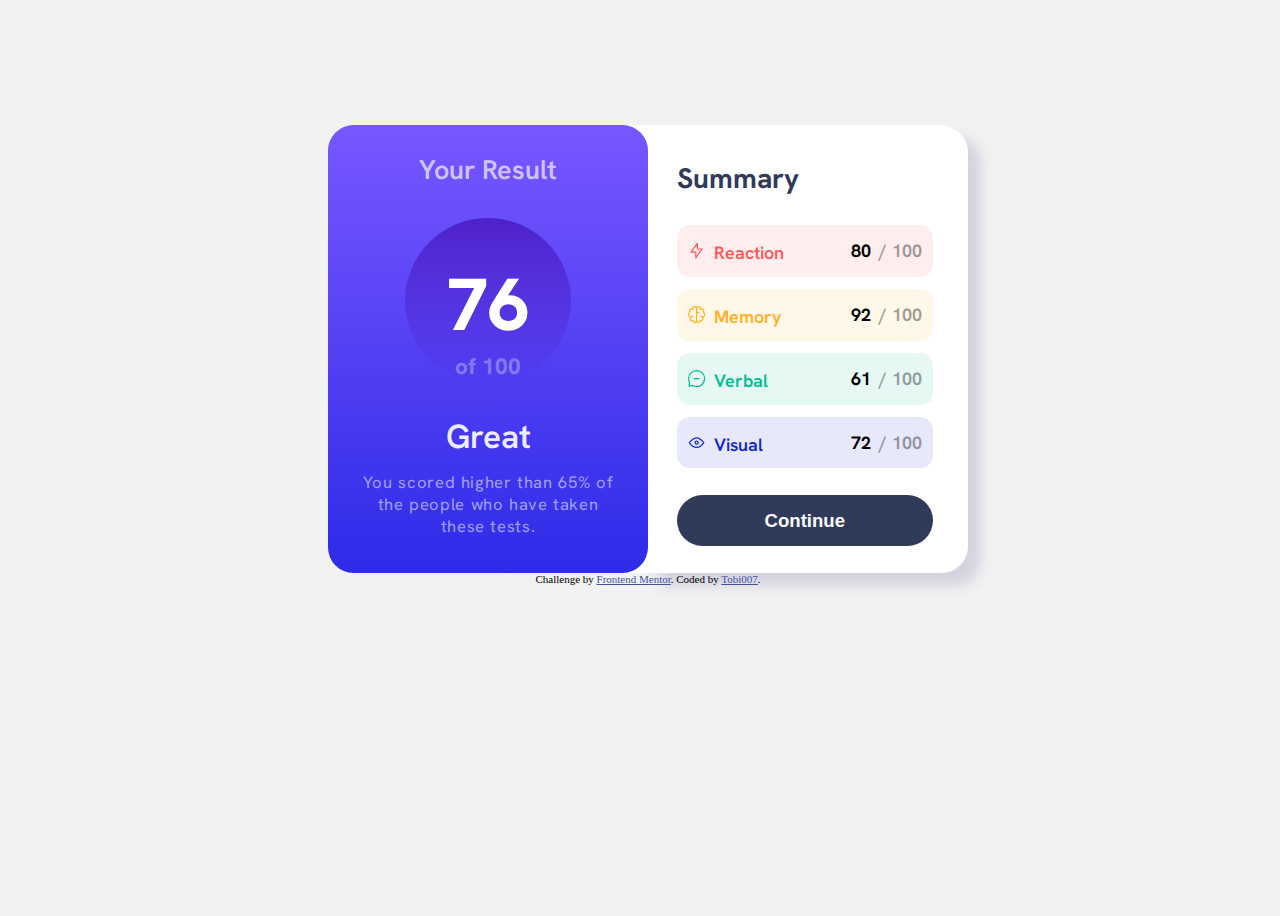
<file: index.html>
<!DOCTYPE html>
<html lang="en">
<head>
  <meta charset="UTF-8">
  <meta name="viewport" content="width=device-width, initial-scale=1.0"> <!-- displays site properly based on user's device -->
  <link rel="icon" type="image/png" sizes="32x32" href="./assets/images/favicon-32x32.png">
  <link rel="stylesheet" href="results-summary.css">
  <link rel="preconnect" href="https://fonts.googleapis.com">
  <link rel="preconnect" href="https://fonts.gstatic.com" crossorigin>
  <link href="https://fonts.googleapis.com/css2?family=Hanken+Grotesk:ital,wght@0,100..900;1,100..900&display=swap" rel="stylesheet">
  <script>
    const linkToMovieGarden = () => {
      document.getElementById("score-ranking").innerHTML="I guess it's time to visit the movie garden! Follow me and come see for yourself...";
      document.getElementById("comment").innerHTML="Click Me!";
      document.getElementById("comment").style.marginTop="0";
      document.getElementById("result-header").style.display="none"
      document.getElementById("score-circle").style.position="relative";
      document.getElementById("score-circle").style.top="3vh";
      document.getElementById("small-score").style.display="none";
      document.getElementById("link").style.display="block";
      document.getElementById("big-score").style.display="none";
    }
  </script>
  <title>Frontend Mentor | Results summary component</title>
</head>
<body>
<div id="media">
<div class="student-result">
<div id="result-score-panel" class="result-panel">
    <p id="result-header">Your Result</p>
    <div id="score-circle">
      <p id="big-score">76</p>
      <a id="link" href="https://tobi007-del.github.io/TMG.com/">o</a>
      <p id="small-score">of 100</p>
    </div>
    <p id="comment">Great</p>
    <p id="score-ranking">You scored higher than 65% of the people who have taken these tests.</p>
</div>
<div id="result-summary-panel" class="result-panel">
  <p id="summary-header">Summary</p>
  <div class="result-pane" id="reaction-pane">
    <svg class="icon" xmlns="http://www.w3.org/2000/svg"  fill="none" viewBox="0 0 20 20"><path stroke="#F55" stroke-linecap="round" stroke-linejoin="round" stroke-width="1.25" d="M10.833 8.333V2.5l-6.666 9.167h5V17.5l6.666-9.167h-5Z"/></svg>
    <p class="assessment-titles" id="reaction">Reaction</p>
    <p class="assessment-scores">80</p>
    <p class="assessment-total">/ 100</p>
  </div>
  <div class="result-pane" id="memory-pane">
    <svg class="icon" xmlns="http://www.w3.org/2000/svg"  fill="none" viewBox="0 0 20 20"><path stroke="#FFB21E" stroke-linecap="round" stroke-linejoin="round" stroke-width="1.25" d="M5.833 11.667a2.5 2.5 0 1 0 .834 4.858"/><path stroke="#FFB21E" stroke-linecap="round" stroke-linejoin="round" stroke-width="1.25" d="M3.553 13.004a3.333 3.333 0 0 1-.728-5.53m.025-.067a2.083 2.083 0 0 1 2.983-2.824m.199.054A2.083 2.083 0 1 1 10 3.75v12.917a1.667 1.667 0 0 1-3.333 0M10 5.833a2.5 2.5 0 0 0 2.5 2.5m1.667 3.334a2.5 2.5 0 1 1-.834 4.858"/><path stroke="#FFB21E" stroke-linecap="round" stroke-linejoin="round" stroke-width="1.25" d="M16.447 13.004a3.334 3.334 0 0 0 .728-5.53m-.025-.067a2.083 2.083 0 0 0-2.983-2.824M10 3.75a2.085 2.085 0 0 1 2.538-2.033 2.084 2.084 0 0 1 1.43 2.92m-.635 12.03a1.667 1.667 0 0 1-3.333 0"/></svg>
    <p class="assessment-titles" id="memory"> Memory</p>
    <p class="assessment-scores">92</p>
    <p class="assessment-total">/ 100</p>
  </div>
  <div class="result-pane" id="verbal-pane">
    <svg class="icon" xmlns="http://www.w3.org/2000/svg"  fill="none" viewBox="0 0 20 20"><path stroke="#00BB8F" stroke-linecap="round" stroke-linejoin="round" stroke-width="1.25" d="M7.5 10h5M10 18.333A8.333 8.333 0 1 0 1.667 10c0 1.518.406 2.942 1.115 4.167l-.699 3.75 3.75-.699A8.295 8.295 0 0 0 10 18.333Z"/></svg>
    <p class="assessment-titles" id="verbal"> Verbal</p>
    <p class="assessment-scores">61</p>
    <p class="assessment-total">/ 100</p>
  </div>
  <div class="result-pane" id="visual-pane">
    <svg class="icon" xmlns="http://www.w3.org/2000/svg"  fill="none" viewBox="0 0 20 20"><path stroke="#1125D6" stroke-linecap="round" stroke-linejoin="round" stroke-width="1.25" d="M10 11.667a1.667 1.667 0 1 0 0-3.334 1.667 1.667 0 0 0 0 3.334Z"/><path stroke="#1125D6" stroke-linecap="round" stroke-linejoin="round" stroke-width="1.25" d="M17.5 10c-1.574 2.492-4.402 5-7.5 5s-5.926-2.508-7.5-5C4.416 7.632 6.66 5 10 5s5.584 2.632 7.5 5Z"/></svg>
    <p class="assessment-titles" id="visual"> Visual</p>
    <p class="assessment-scores">72</p>
    <p class="assessment-total">/ 100</p>
  </div>
  <button id="continue-button" onclick="linkToMovieGarden()">Continue</button>
</div> 
</div> 
<div class="attribution">
  Challenge by <a href="https://www.frontendmentor.io?ref=challenge" target="_blank">Frontend Mentor</a>. 
  Coded by <a href="mailto:tobioketade007@gmail.com">Tobi007</a>.
</div>
</div>
</body>
</html>
</file>
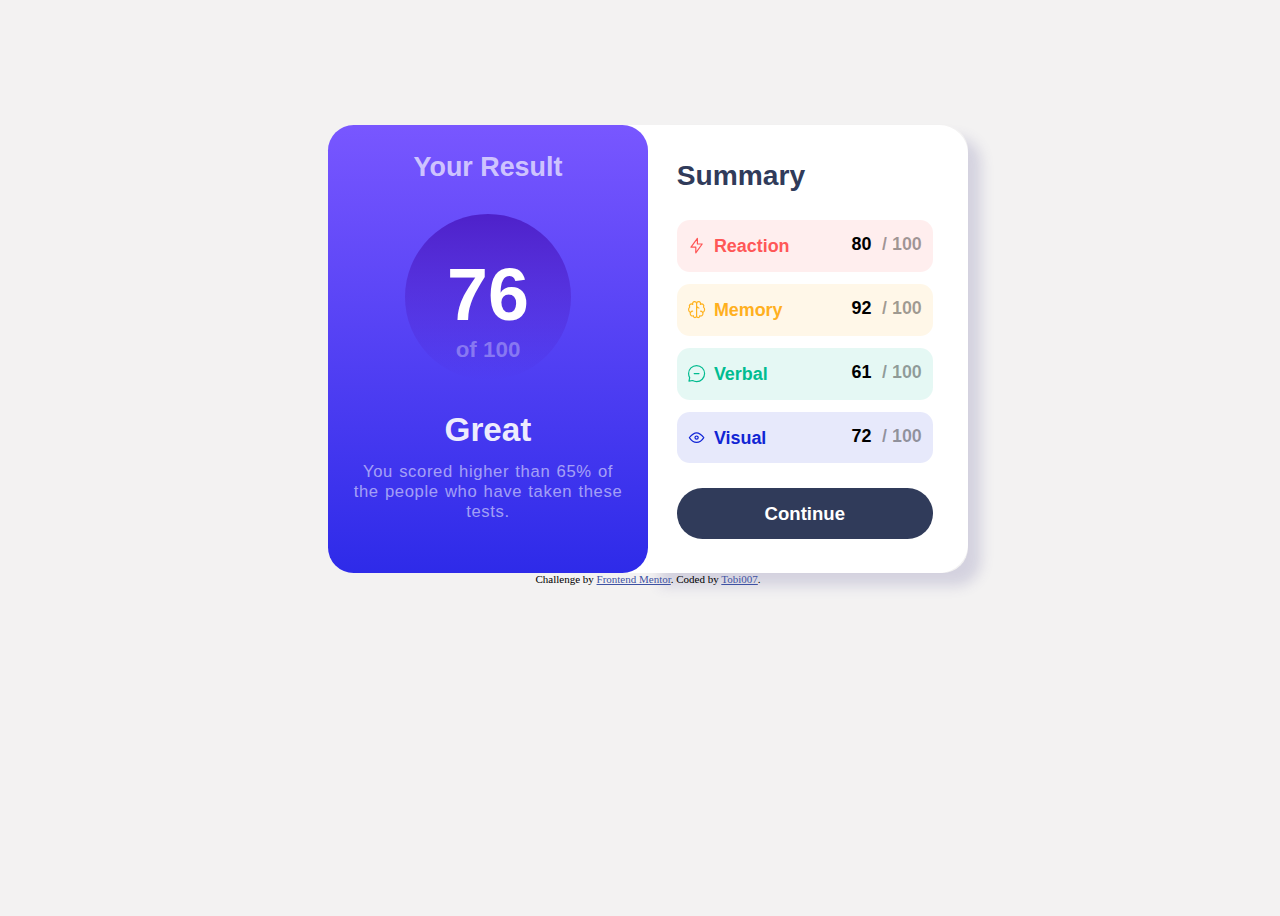
<file: results-summary.html>
<!DOCTYPE html>
<html lang="en">
<head>
  <meta charset="UTF-8">
  <meta name="viewport" content="width=device-width, initial-scale=1.0"> <!-- displays site properly based on user's device -->
  <link rel="icon" type="image/png" sizes="32x32" href="./assets/images/favicon-32x32.png">
  <link rel="stylesheet" href="results-summary.css">
  <script>
    const linkToMovieGarden = () => {
      document.getElementById("score-ranking").innerHTML="I guess it's time to visit the movie garden! Follow me and come see for yourself...";
      document.getElementById("comment").innerHTML="Click Me!";
      document.getElementById("comment").style.marginTop="0";
      document.getElementById("result-header").style.display="none"
      document.getElementById("score-circle").style.position="relative";
      document.getElementById("score-circle").style.top="3vh";
      document.getElementById("small-score").style.display="none";
      document.getElementById("link").style.display="block";
      document.getElementById("big-score").style.display="none";
    }
  </script>
  <title>Frontend Mentor | Results summary component</title>
</head>
<body>
<div id="media">
<div class="student-result">
<div id="result-score-panel" class="result-panel">
    <p id="result-header">Your Result</p>
    <div id="score-circle">
      <p id="big-score">76</p>
      <a id="link" href="https://tobi007-del.github.io/TMG.com/">o</a>
      <p id="small-score">of 100</p>
    </div>
    <p id="comment">Great</p>
    <p id="score-ranking">You scored higher than 65% of the people who have taken these tests.</p>
</div>
<div id="result-summary-panel" class="result-panel">
  <p id="summary-header">Summary</p>
  <div class="result-pane" id="reaction-pane">
    <svg class="icon" xmlns="http://www.w3.org/2000/svg"  fill="none" viewBox="0 0 20 20"><path stroke="#F55" stroke-linecap="round" stroke-linejoin="round" stroke-width="1.25" d="M10.833 8.333V2.5l-6.666 9.167h5V17.5l6.666-9.167h-5Z"/></svg>
    <p class="assessment-titles" id="reaction">Reaction</p>
    <p class="assessment-scores">80</p>
    <p class="assessment-total">/ 100</p>
  </div>
  <div class="result-pane" id="memory-pane">
    <svg class="icon" xmlns="http://www.w3.org/2000/svg"  fill="none" viewBox="0 0 20 20"><path stroke="#FFB21E" stroke-linecap="round" stroke-linejoin="round" stroke-width="1.25" d="M5.833 11.667a2.5 2.5 0 1 0 .834 4.858"/><path stroke="#FFB21E" stroke-linecap="round" stroke-linejoin="round" stroke-width="1.25" d="M3.553 13.004a3.333 3.333 0 0 1-.728-5.53m.025-.067a2.083 2.083 0 0 1 2.983-2.824m.199.054A2.083 2.083 0 1 1 10 3.75v12.917a1.667 1.667 0 0 1-3.333 0M10 5.833a2.5 2.5 0 0 0 2.5 2.5m1.667 3.334a2.5 2.5 0 1 1-.834 4.858"/><path stroke="#FFB21E" stroke-linecap="round" stroke-linejoin="round" stroke-width="1.25" d="M16.447 13.004a3.334 3.334 0 0 0 .728-5.53m-.025-.067a2.083 2.083 0 0 0-2.983-2.824M10 3.75a2.085 2.085 0 0 1 2.538-2.033 2.084 2.084 0 0 1 1.43 2.92m-.635 12.03a1.667 1.667 0 0 1-3.333 0"/></svg>
    <p class="assessment-titles" id="memory"> Memory</p>
    <p class="assessment-scores">92</p>
    <p class="assessment-total">/ 100</p>
  </div>
  <div class="result-pane" id="verbal-pane">
    <svg class="icon" xmlns="http://www.w3.org/2000/svg"  fill="none" viewBox="0 0 20 20"><path stroke="#00BB8F" stroke-linecap="round" stroke-linejoin="round" stroke-width="1.25" d="M7.5 10h5M10 18.333A8.333 8.333 0 1 0 1.667 10c0 1.518.406 2.942 1.115 4.167l-.699 3.75 3.75-.699A8.295 8.295 0 0 0 10 18.333Z"/></svg>
    <p class="assessment-titles" id="verbal"> Verbal</p>
    <p class="assessment-scores">61</p>
    <p class="assessment-total">/ 100</p>
  </div>
  <div class="result-pane" id="visual-pane">
    <svg class="icon" xmlns="http://www.w3.org/2000/svg"  fill="none" viewBox="0 0 20 20"><path stroke="#1125D6" stroke-linecap="round" stroke-linejoin="round" stroke-width="1.25" d="M10 11.667a1.667 1.667 0 1 0 0-3.334 1.667 1.667 0 0 0 0 3.334Z"/><path stroke="#1125D6" stroke-linecap="round" stroke-linejoin="round" stroke-width="1.25" d="M17.5 10c-1.574 2.492-4.402 5-7.5 5s-5.926-2.508-7.5-5C4.416 7.632 6.66 5 10 5s5.584 2.632 7.5 5Z"/></svg>
    <p class="assessment-titles" id="visual"> Visual</p>
    <p class="assessment-scores">72</p>
    <p class="assessment-total">/ 100</p>
  </div>
  <button id="continue-button" onclick="linkToMovieGarden()">Continue</button>
</div> 
</div> 
<div class="attribution">
  Challenge by <a href="https://www.frontendmentor.io?ref=challenge" target="_blank">Frontend Mentor</a>. 
  Coded by <a href="mailto:tobioketade007@gmail.com">Tobi007</a>.
</div>
</div>
</body>
</html>
</file>
<file: results-summary.css>
*{
  box-sizing: border-box;
}
p{
  font-family: "Hanken Grotesk", sans-serif;
}
body{
  padding: 13dvh;
  overflow: hidden;
  height: 100dvh;
  width: 100%;
  display: flex;
  justify-content: center;
  background-color: hsl(0, 4%, 95%);
}
#media{
  height: fit-content;
}
.student-result{
  width: 50vw; 
  height: 35vw;
  border-radius: 2.25vw;
  background-color: hsl(0,0%,100%);
}
.result-panel{
  width: 50%;
  height: 100%;
}
#result-score-panel{
  text-align: center;
  float: left;
  border-radius: 2vw;
  background:linear-gradient(hsl(252, 100%, 67%),hsl(241, 81%, 54%));
}
#result-header{
  color: hsl(0, 0%, 100%, 0.678);
  font-size: 2.1vw;
  font-weight: 600;
}
#score-circle{
  height: 13vw;
  width: 13vw;
  margin: 2.4vw 6vw 2.4vw 6vw;
  border-radius: 6.5vw;
  background: linear-gradient(hsla(256, 72%, 46%, 1),hsla(241, 72%, 46%, 0));
  padding: 3vw;
}
#link{
  position: relative;
  bottom: 10vw;
  right: 1.3vw;
  display: none;
  color: white;
  font-size: 20vw;
  margin: 0;
  text-decoration: none;
}
#big-score{
  color: white;
  font-size: 5.75vw;
  font-weight: 800;
  margin: 0;
}
#small-score{
  color: rgba(255, 255, 255, 0.308);
  font-size: 1.75vw;
  font-weight: 800;
  margin: 0;
}
#comment{
  color: hsla(0, 0%, 100%, 0.914);
  font-size: 2.6vw;
  margin: 0;
  font-weight: 600;
}
#score-ranking{
  color: hsla(0, 0%, 100%, 0.545);
  font-size: 1.3vw;
  word-spacing: 0.075vw;
  letter-spacing: 0.05vw;
  margin: 1vw 2vw 2.5vw 2vw;
}
#result-summary-panel{
  padding: 2.25vw;
  display: block;
  float: right;
  border-radius: 0vw 2vw 2vw 0vw;
  box-shadow:1vw 1vw 1vw hsla(245, 33%, 41%, 0.185);
}
.icon{
  position: relative;
  top: 1.25vw;
  width: 1.5vw;
  height: 1.5vw;
  display: inline-flex;
  float: left;
}
#summary-header{
  margin-top: 0.5vw;
  color: hsl(224, 30%, 27%);
  font-size: 2.2vw;
  font-weight: 700;
}
.assessment-titles{
  position: relative;
  bottom: 0.2vw;
  left: 0.6vw;
  display: inline-flex;
  font-size: 1.4vw;
  font-weight: 600;
  float: left;
}
.assessment-scores{
  position: relative;
  bottom: 0.3vw;
  right: 4vw;
  display: inline-flex;
  float: right;
  font-size: 1.4vw;
  font-weight: 700;
} 
.assessment-total{
  position: relative;
  left: 1.5vw;
  bottom: 0.3vw;
  display: inline-flex;
  float: right;
  font-size: 1.4vw;
  font-weight: 700;
  color: rgba(0, 0, 0, 0.377);
}
.result-pane{
  width: 20vw;
  height: 4vw;
  margin-top: 1vw;
  border-radius: 1vw;
  padding: 0 0.8vw 0 0.8vw;
}
#reaction-pane{
  background-color: hsla(0, 100%, 67%, 0.1);
}
#memory-pane{
  background-color: hsla(39, 100%, 56%, 0.1);
}
#verbal-pane{
  background-color: hsla(166, 100%, 37%, 0.1);
}
#visual-pane{
  background-color: hsla(234, 85%, 45%, 0.1);
}
#reaction{
  color:hsl(0, 100%, 67%);
}
#memory{
  color: hsl(39, 100%, 56%);
}
#verbal{
  color: hsl(166, 100%, 37%);
}
#visual{
  color: hsl(234, 85%, 45%);
}
button{
  background-color: hsl(224, 30%, 27%);
  color: hsl(0, 0%, 100%);
  height: 4vw;
  width: 20vw;
  margin-top: 1.5vw;
  border-radius: 2vw;
  font-size: 1.45vw;
  font-weight: 700;
  border: none;
}
button:hover{
  background:linear-gradient(hsl(252, 100%, 67%),hsl(241, 81%, 54%));
}


.attribution { font-size: 11px; text-align: center; }
.attribution a { color: hsl(228, 45%, 44%); }

@media(max-width:450px){
  body{
    background-color: white;
    width: 100vw;
    height: fit-content;
    overflow-y: auto;
    padding: 0;
    margin: 0;
  }
  #media{
    height: fit-content;
    display: flex;
    align-items: center;
    justify-content: center;
    flex-direction: column;
    overflow: hidden;
  }
  .student-result{
    width: 100vw; 
    height: 100dvh;
    border-radius: 0;
    padding: 0;
  }
  .result-panel{
    width: 100vw;
    float: none;
  }
  #result-score-panel{
    height: 45dvh;
    border-radius: 0 0 8vw 8vw;
  }
  #result-header{
    margin: 3.5dvh 0 0 0;
    font-size: 2.5dvh;
  }
  #score-circle{
    display: inline-flex;
    flex-flow: row wrap;
    justify-content: center;
    height: 17.5dvh;
    width: 17.5dvh;
    border-radius: 8.75dvh;
    padding: 3.5dvh;
    margin-top: 3dvh;
  }
  #link{
    bottom: 12dvh;
    right: 0dvh;
    font-size: 25dvh;
  }
  #big-score{
    display: block;
    font-size: 7.65dvh;
  }
  #small-score{
    display: block;
    font-size: 2.1dvh;
  }
  #comment{
    font-size: 3.4dvh;
    margin-top: 1dvh;
  }
  #score-ranking{
    font-size: 2.1dvh;
    word-spacing: 0.075dvh;
    letter-spacing: 0.05dvh;
    line-height: 2.75dvh;
    margin: 1.3dvh 10vw 2.5dvh 10vw;
  }
  #result-summary-panel{
    padding: 7.5vw;
    border-radius: 0;
    box-shadow: none;
  }
  .icon{
    top: 1.9dvh;
    width: 2.75dvh;
    height: 2.75dvh;
  }
  #summary-header{
    margin-bottom: 3dvh;
    font-size: 2.65dvh;
  }
  .assessment-titles{
    bottom: 0dvh;
    left: 1.5dvh;
    font-size: 2.15dvh;
  }
  .assessment-scores{
    bottom: 0.1dvh;
    right: 7dvh;
    font-size: 2.15dvh;
  } 
  .assessment-total{
    left: 1.65dvh;
    bottom: 0.1dvh;
    font-size: 2.15dvh;
    color: rgba(0, 0, 0, 0.377);
  }
  .result-pane{
    width: 85vw;
    height: 7dvh;
    margin-bottom: 1.55dvh;
    border-radius: 1.5dvh;
    padding: 0 2dvh 0 2dvh;
  }
  button{
    height: 7dvh;
    width: 85vw;
    margin-top: 0.75dvh;
    border-radius: 3.5dvh;
    font-size: 2.25dvh;
  }
  button:hover{
    background:linear-gradient(hsl(224, 30%, 27%));
  }
}
</file>
